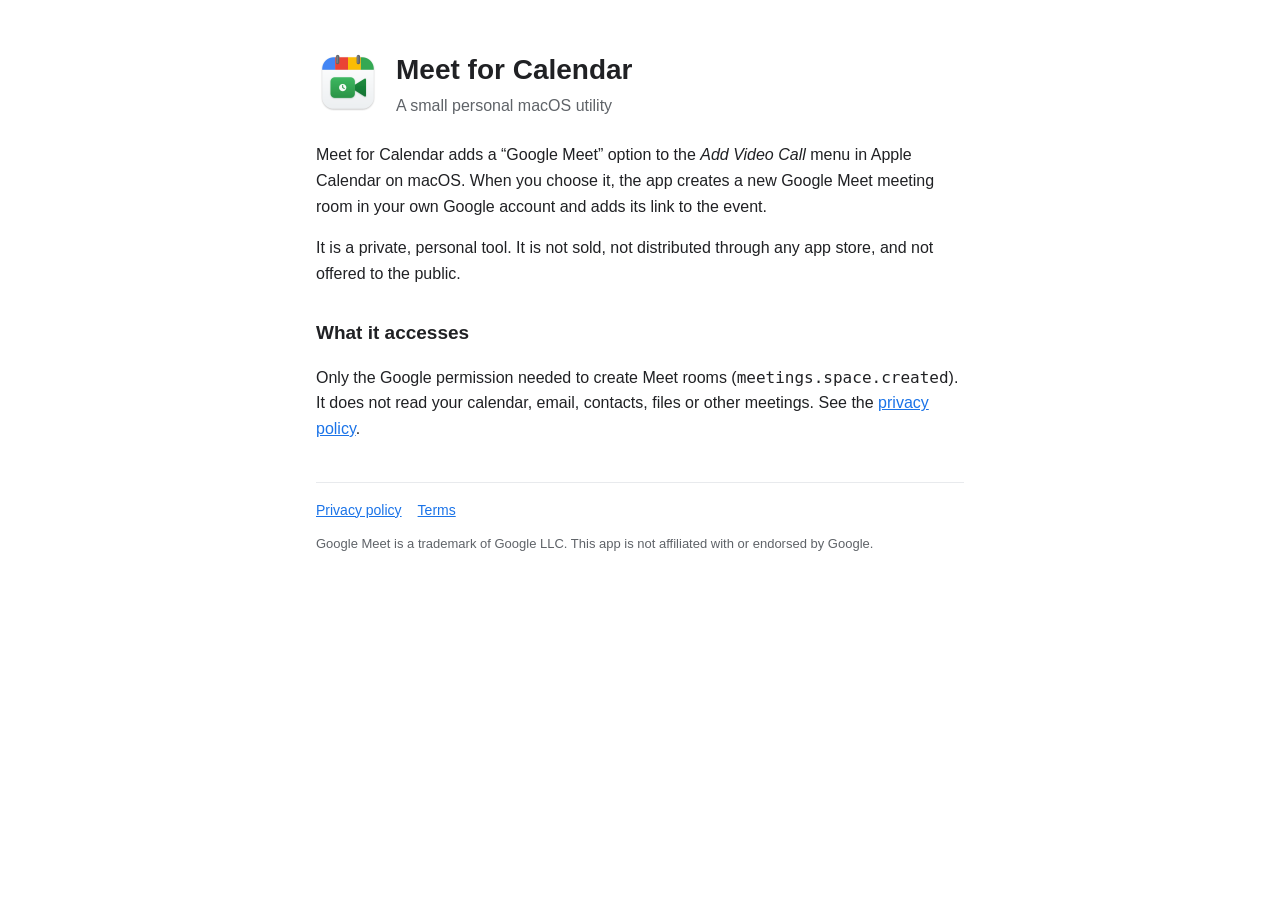
<file: index.html>
<!doctype html>
<html lang="en"><head><meta charset="utf-8"><meta name="viewport" content="width=device-width,initial-scale=1">
<title>Meet for Calendar</title><link rel="stylesheet" href="style.css"><link rel="icon" href="icon.png"></head>
<body><main>
<header><img src="icon.png" alt=""><div><h1>Meet for Calendar</h1><div class="muted">A small personal macOS utility</div></div></header>
<p>Meet for Calendar adds a “Google Meet” option to the <em>Add Video Call</em> menu in Apple Calendar on macOS. When you choose it, the app creates a new Google Meet meeting room in your own Google account and adds its link to the event.</p>
<p>It is a private, personal tool. It is not sold, not distributed through any app store, and not offered to the public.</p>
<h2>What it accesses</h2>
<p>Only the Google permission needed to create Meet rooms (<code>meetings.space.created</code>). It does not read your calendar, email, contacts, files or other meetings. See the <a href="privacy.html">privacy policy</a>.</p>
<nav><a href="privacy.html">Privacy policy</a><a href="terms.html">Terms</a></nav>
<p class="muted" style="font-size:13px">Google Meet is a trademark of Google LLC. This app is not affiliated with or endorsed by Google.</p>
</main></body></html>
</file>
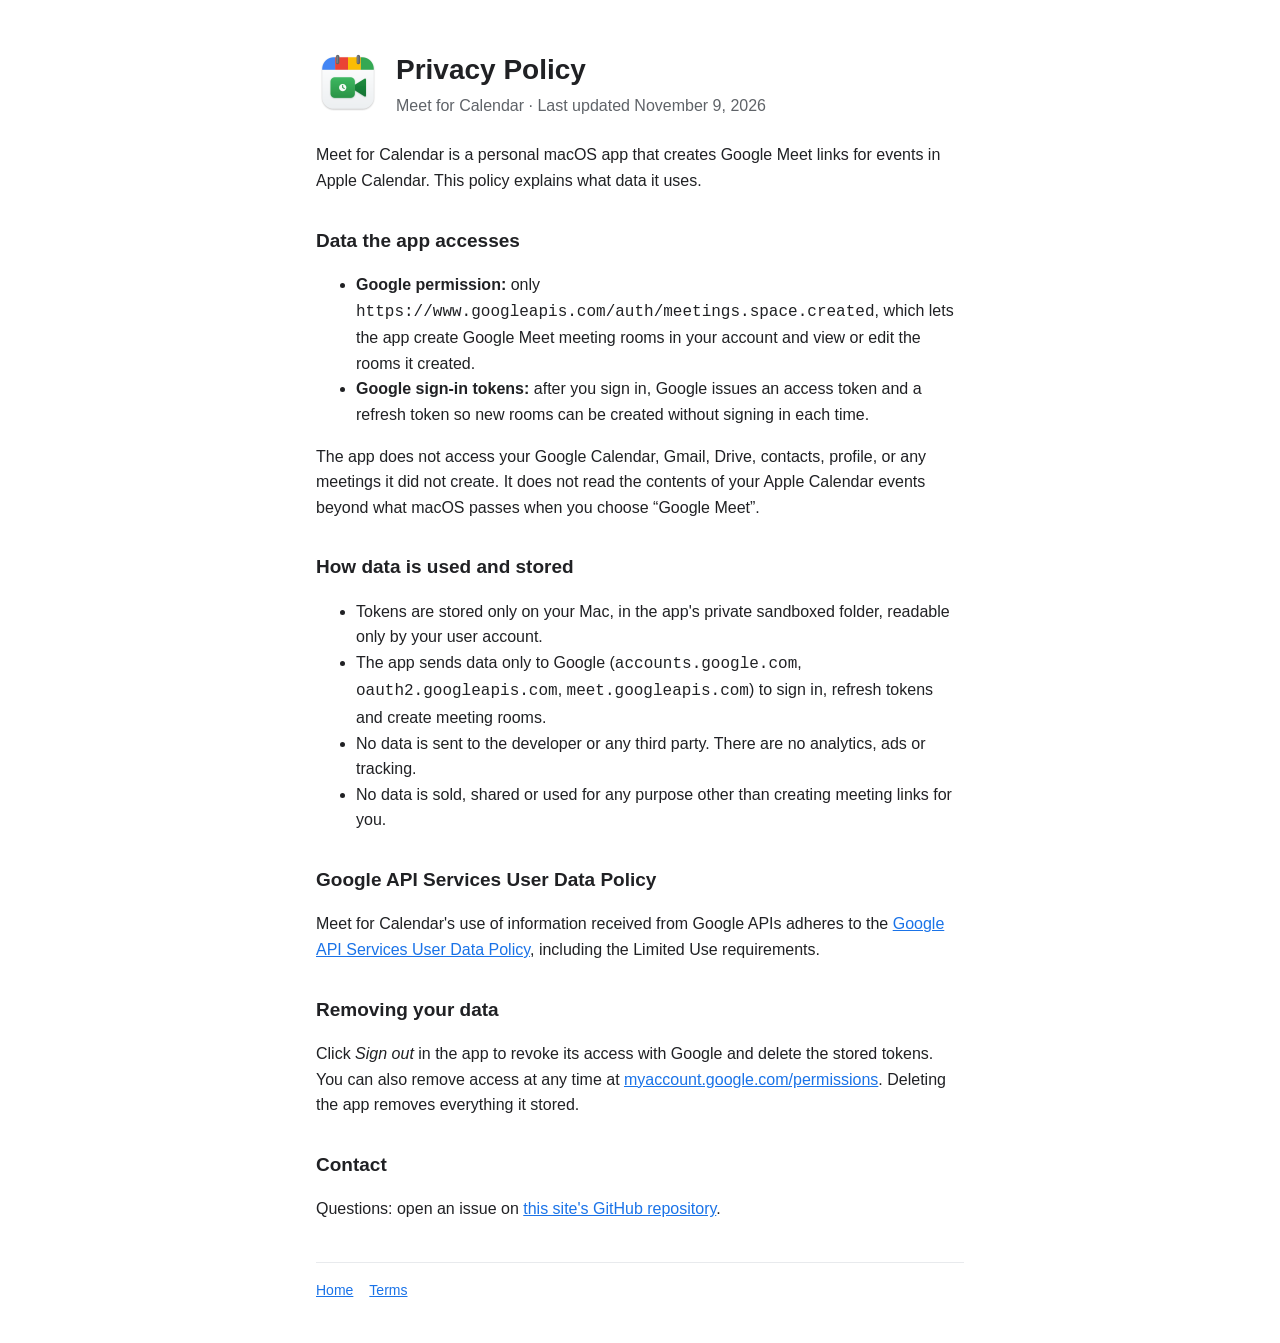
<file: privacy.html>
<!doctype html>
<html lang="en"><head><meta charset="utf-8"><meta name="viewport" content="width=device-width,initial-scale=1">
<title>Privacy Policy – Meet for Calendar</title><link rel="stylesheet" href="style.css"><link rel="icon" href="icon.png"></head>
<body><main>
<header><img src="icon.png" alt=""><div><h1>Privacy Policy</h1><div class="muted">Meet for Calendar · Last updated November 9, 2026</div></div></header>
<p>Meet for Calendar is a personal macOS app that creates Google Meet links for events in Apple Calendar. This policy explains what data it uses.</p>
<h2>Data the app accesses</h2>
<ul>
<li><strong>Google permission:</strong> only <code>https://www.googleapis.com/auth/meetings.space.created</code>, which lets the app create Google Meet meeting rooms in your account and view or edit the rooms it created.</li>
<li><strong>Google sign-in tokens:</strong> after you sign in, Google issues an access token and a refresh token so new rooms can be created without signing in each time.</li>
</ul>
<p>The app does not access your Google Calendar, Gmail, Drive, contacts, profile, or any meetings it did not create. It does not read the contents of your Apple Calendar events beyond what macOS passes when you choose “Google Meet”.</p>
<h2>How data is used and stored</h2>
<ul>
<li>Tokens are stored only on your Mac, in the app's private sandboxed folder, readable only by your user account.</li>
<li>The app sends data only to Google (<code>accounts.google.com</code>, <code>oauth2.googleapis.com</code>, <code>meet.googleapis.com</code>) to sign in, refresh tokens and create meeting rooms.</li>
<li>No data is sent to the developer or any third party. There are no analytics, ads or tracking.</li>
<li>No data is sold, shared or used for any purpose other than creating meeting links for you.</li>
</ul>
<h2>Google API Services User Data Policy</h2>
<p>Meet for Calendar's use of information received from Google APIs adheres to the <a href="https://developers.google.com/terms/api-services-user-data-policy">Google API Services User Data Policy</a>, including the Limited Use requirements.</p>
<h2>Removing your data</h2>
<p>Click <em>Sign out</em> in the app to revoke its access with Google and delete the stored tokens. You can also remove access at any time at <a href="https://myaccount.google.com/permissions">myaccount.google.com/permissions</a>. Deleting the app removes everything it stored.</p>
<h2>Contact</h2>
<p>Questions: open an issue on <a href="https://github.com/tonygitcoder/meet-for-calendar-site/issues">this site's GitHub repository</a>.</p>
<nav><a href="index.html">Home</a><a href="terms.html">Terms</a></nav>
</main></body></html>
</file>
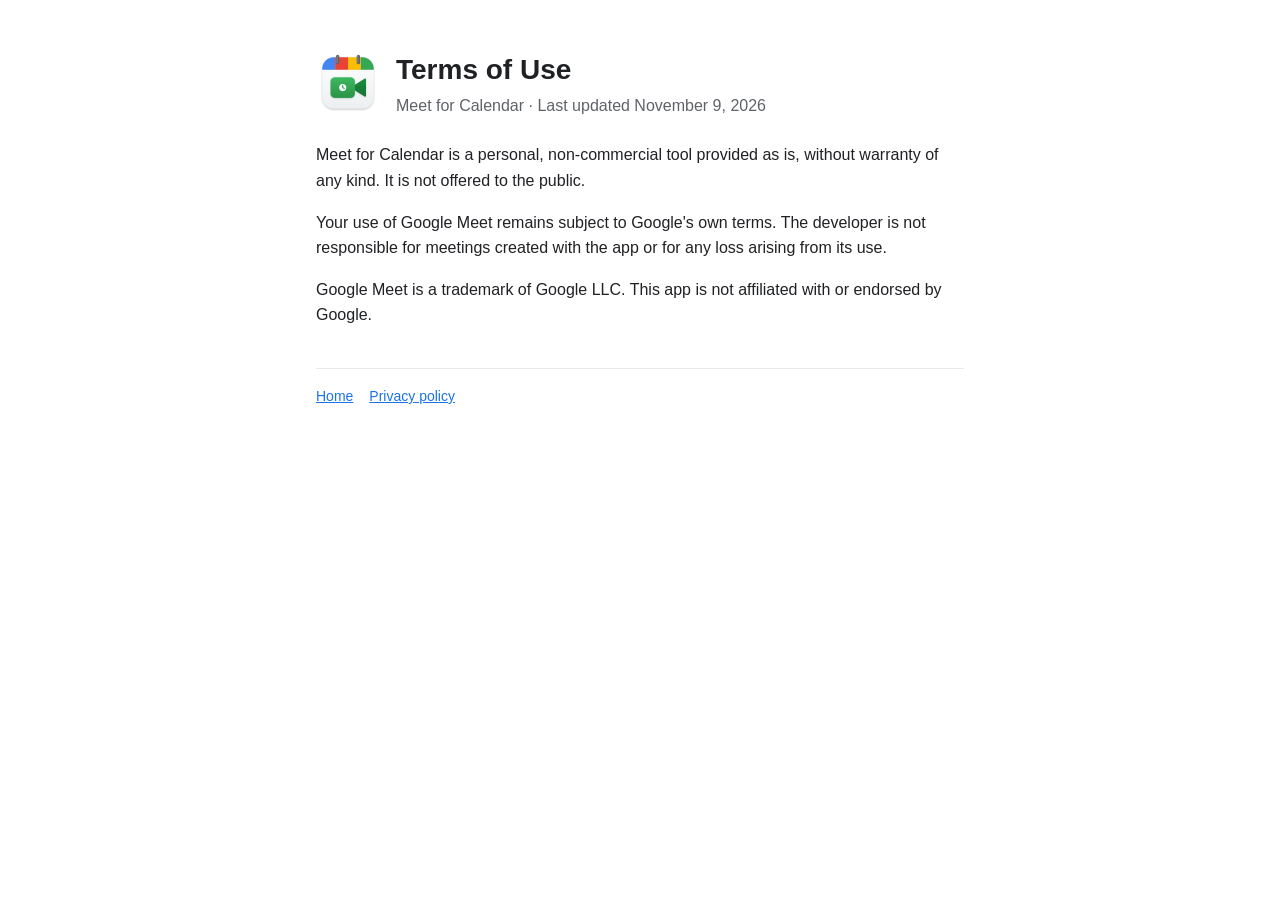
<file: terms.html>
<!doctype html>
<html lang="en"><head><meta charset="utf-8"><meta name="viewport" content="width=device-width,initial-scale=1">
<title>Terms – Meet for Calendar</title><link rel="stylesheet" href="style.css"><link rel="icon" href="icon.png"></head>
<body><main>
<header><img src="icon.png" alt=""><div><h1>Terms of Use</h1><div class="muted">Meet for Calendar · Last updated November 9, 2026</div></div></header>
<p>Meet for Calendar is a personal, non-commercial tool provided as is, without warranty of any kind. It is not offered to the public.</p>
<p>Your use of Google Meet remains subject to Google's own terms. The developer is not responsible for meetings created with the app or for any loss arising from its use.</p>
<p>Google Meet is a trademark of Google LLC. This app is not affiliated with or endorsed by Google.</p>
<nav><a href="index.html">Home</a><a href="privacy.html">Privacy policy</a></nav>
</main></body></html>
</file>
<file: style.css>
:root{--bg:#fff;--fg:#202124;--muted:#5f6368;--line:#e8eaed;--link:#1a73e8}
@media (prefers-color-scheme:dark){:root{--bg:#1f1f1f;--fg:#e8eaed;--muted:#9aa0a6;--line:#3c4043;--link:#8ab4f8}}
*{box-sizing:border-box}body{margin:0;background:var(--bg);color:var(--fg);font:16px/1.6 -apple-system,BlinkMacSystemFont,"Segoe UI",Roboto,sans-serif}
main{max-width:680px;margin:0 auto;padding:48px 16px}
header{display:flex;align-items:center;gap:16px;margin-bottom:24px}header img{width:64px;height:64px}
h1{font-size:28px;margin:0}h2{font-size:19px;margin-top:32px}p,li{color:var(--fg)}.muted{color:var(--muted)}
a{color:var(--link)}nav{margin-top:40px;padding-top:16px;border-top:1px solid var(--line);font-size:14px}nav a{margin-right:16px}
</file>
